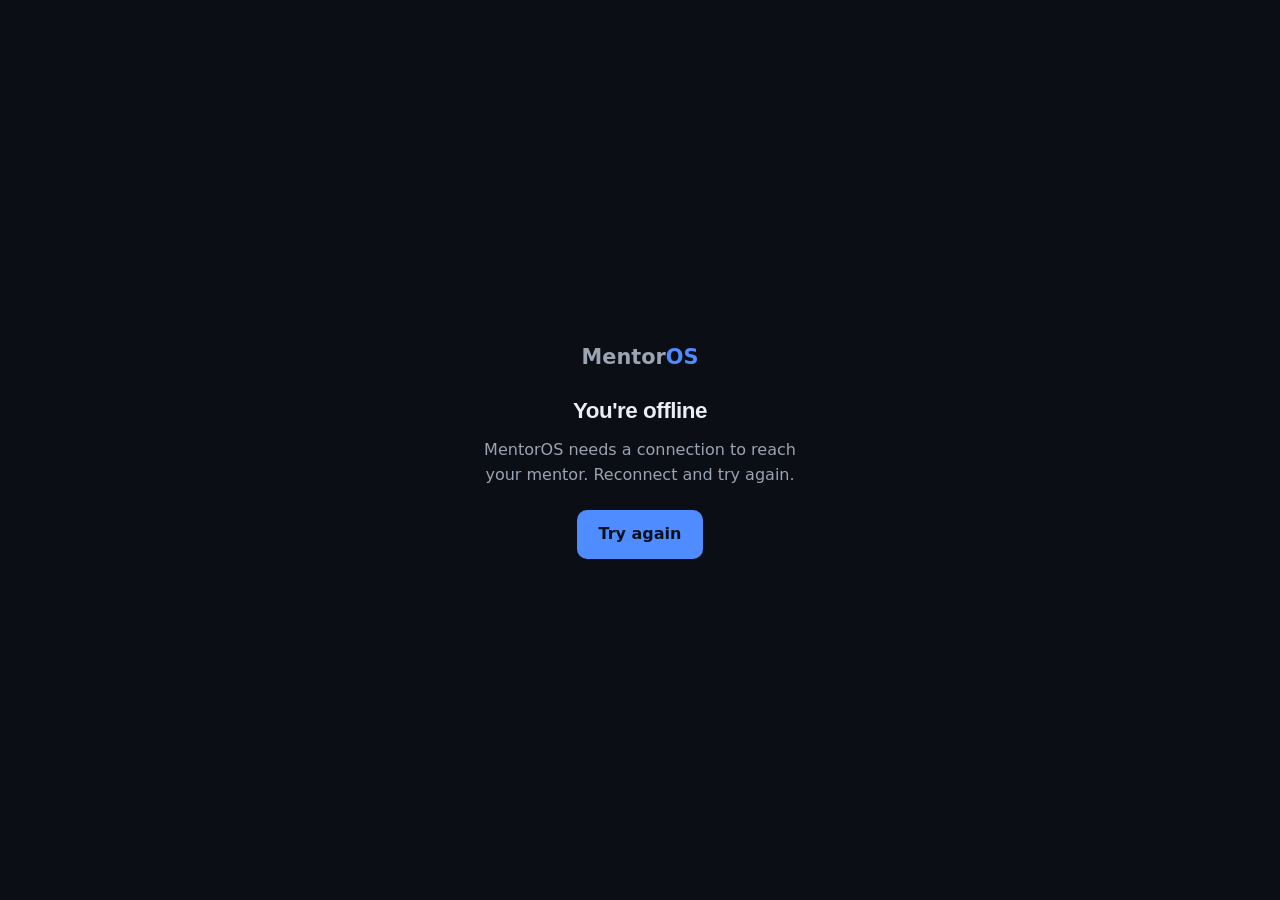
<file: public/offline.html>
<!DOCTYPE html>
<html lang="en">
<head>
  <meta charset="UTF-8" />
  <meta name="viewport" content="width=device-width, initial-scale=1.0" />
  <meta name="theme-color" content="#0b0e14" />
  <title>MentorOS — Offline</title>
  <style>
    * { margin:0; padding:0; box-sizing:border-box; }
    body {
      background:#0b0e14; color:#eaeef5;
      font-family:"Inter",system-ui,sans-serif; line-height:1.55;
      min-height:100vh; display:flex; align-items:center; justify-content:center;
      text-align:center; padding:24px;
    }
    .wrap { max-width:340px; }
    .mark { font-weight:700; font-size:1.3rem; margin-bottom:20px; }
    .mark span { color:#4f8cff; }
    h1 { font-family:"Space Grotesk","Inter",sans-serif; font-size:1.4rem; margin-bottom:10px; letter-spacing:-0.02em; }
    p { color:#9aa4b2; margin-bottom:22px; }
    button {
      font:inherit; font-weight:600; cursor:pointer;
      background:#4f8cff; color:#08111f; border:none; border-radius:10px; padding:12px 22px;
    }
  </style>
</head>
<body>
  <div class="wrap">
    <p class="mark">Mentor<span>OS</span></p>
    <h1>You're offline</h1>
    <p>MentorOS needs a connection to reach your mentor. Reconnect and try again.</p>
    <button onclick="location.reload()">Try again</button>
  </div>
</body>
</html>
</file>
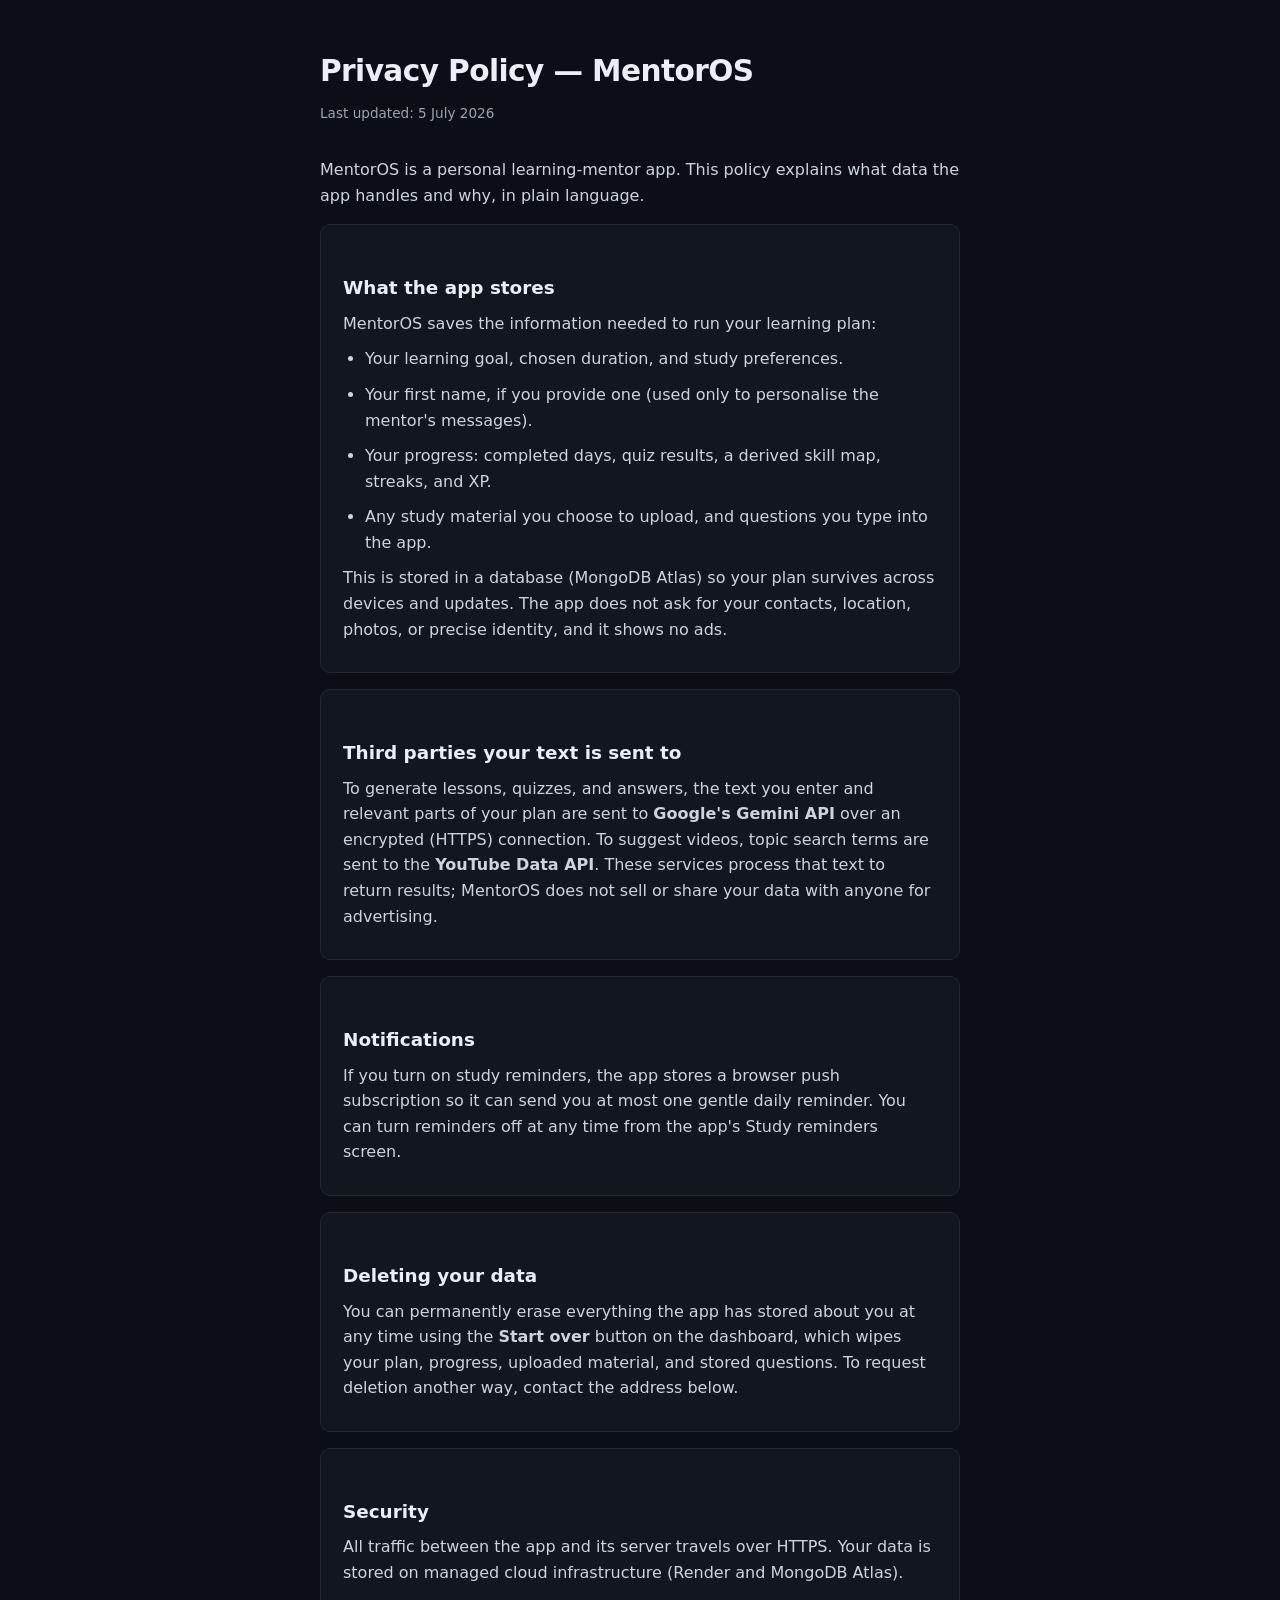
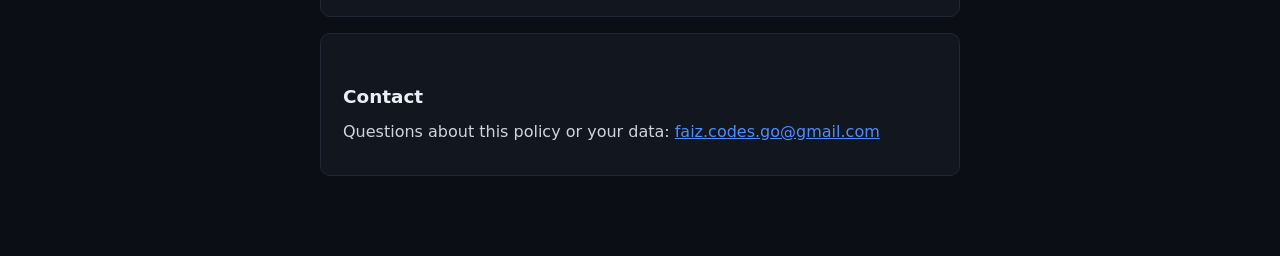
<file: public/privacy.html>
<!DOCTYPE html>
<html lang="en">
<head>
  <meta charset="UTF-8" />
  <meta name="viewport" content="width=device-width, initial-scale=1.0" />
  <title>MentorOS — Privacy Policy</title>
  <style>
    :root { --bg:#0b0e14; --panel:#12161f; --ink:#eaeef5; --muted:#9aa4b2; --line:#212734; --brand:#4f8cff; }
    * { margin:0; padding:0; box-sizing:border-box; }
    body { background:var(--bg); color:var(--ink); font-family:"Inter",system-ui,sans-serif; line-height:1.6; }
    main { max-width:680px; margin:0 auto; padding:48px 20px 80px; }
    h1 { font-size:1.85rem; margin-bottom:8px; letter-spacing:-0.02em; }
    .updated { color:var(--muted); font-size:0.85rem; margin-bottom:32px; }
    h2 { font-size:1.15rem; margin:28px 0 8px; }
    p, li { color:#cdd4de; margin-bottom:10px; }
    ul { margin:8px 0 8px 22px; }
    a { color:var(--brand); }
    .box { background:var(--panel); border:1px solid var(--line); border-radius:10px; padding:20px 22px; margin-top:16px; }
  </style>
</head>
<body>
  <main>
    <h1>Privacy Policy — MentorOS</h1>
    <p class="updated">Last updated: 5 July 2026</p>

    <p>MentorOS is a personal learning-mentor app. This policy explains what data the app handles and why, in plain language.</p>

    <div class="box">
      <h2>What the app stores</h2>
      <p>MentorOS saves the information needed to run your learning plan:</p>
      <ul>
        <li>Your learning goal, chosen duration, and study preferences.</li>
        <li>Your first name, if you provide one (used only to personalise the mentor's messages).</li>
        <li>Your progress: completed days, quiz results, a derived skill map, streaks, and XP.</li>
        <li>Any study material you choose to upload, and questions you type into the app.</li>
      </ul>
      <p>This is stored in a database (MongoDB Atlas) so your plan survives across devices and updates. The app does not ask for your contacts, location, photos, or precise identity, and it shows no ads.</p>
    </div>

    <div class="box">
      <h2>Third parties your text is sent to</h2>
      <p>To generate lessons, quizzes, and answers, the text you enter and relevant parts of your plan are sent to <strong>Google's Gemini API</strong> over an encrypted (HTTPS) connection. To suggest videos, topic search terms are sent to the <strong>YouTube Data API</strong>. These services process that text to return results; MentorOS does not sell or share your data with anyone for advertising.</p>
    </div>

    <div class="box">
      <h2>Notifications</h2>
      <p>If you turn on study reminders, the app stores a browser push subscription so it can send you at most one gentle daily reminder. You can turn reminders off at any time from the app's Study reminders screen.</p>
    </div>

    <div class="box">
      <h2>Deleting your data</h2>
      <p>You can permanently erase everything the app has stored about you at any time using the <strong>Start over</strong> button on the dashboard, which wipes your plan, progress, uploaded material, and stored questions. To request deletion another way, contact the address below.</p>
    </div>

    <div class="box">
      <h2>Security</h2>
      <p>All traffic between the app and its server travels over HTTPS. Your data is stored on managed cloud infrastructure (Render and MongoDB Atlas).</p>
    </div>

    <div class="box">
      <h2>Contact</h2>
      <p>Questions about this policy or your data: <a href="mailto:faiz.codes.go@gmail.com">faiz.codes.go@gmail.com</a></p>
    </div>
  </main>
</body>
</html>
</file>
